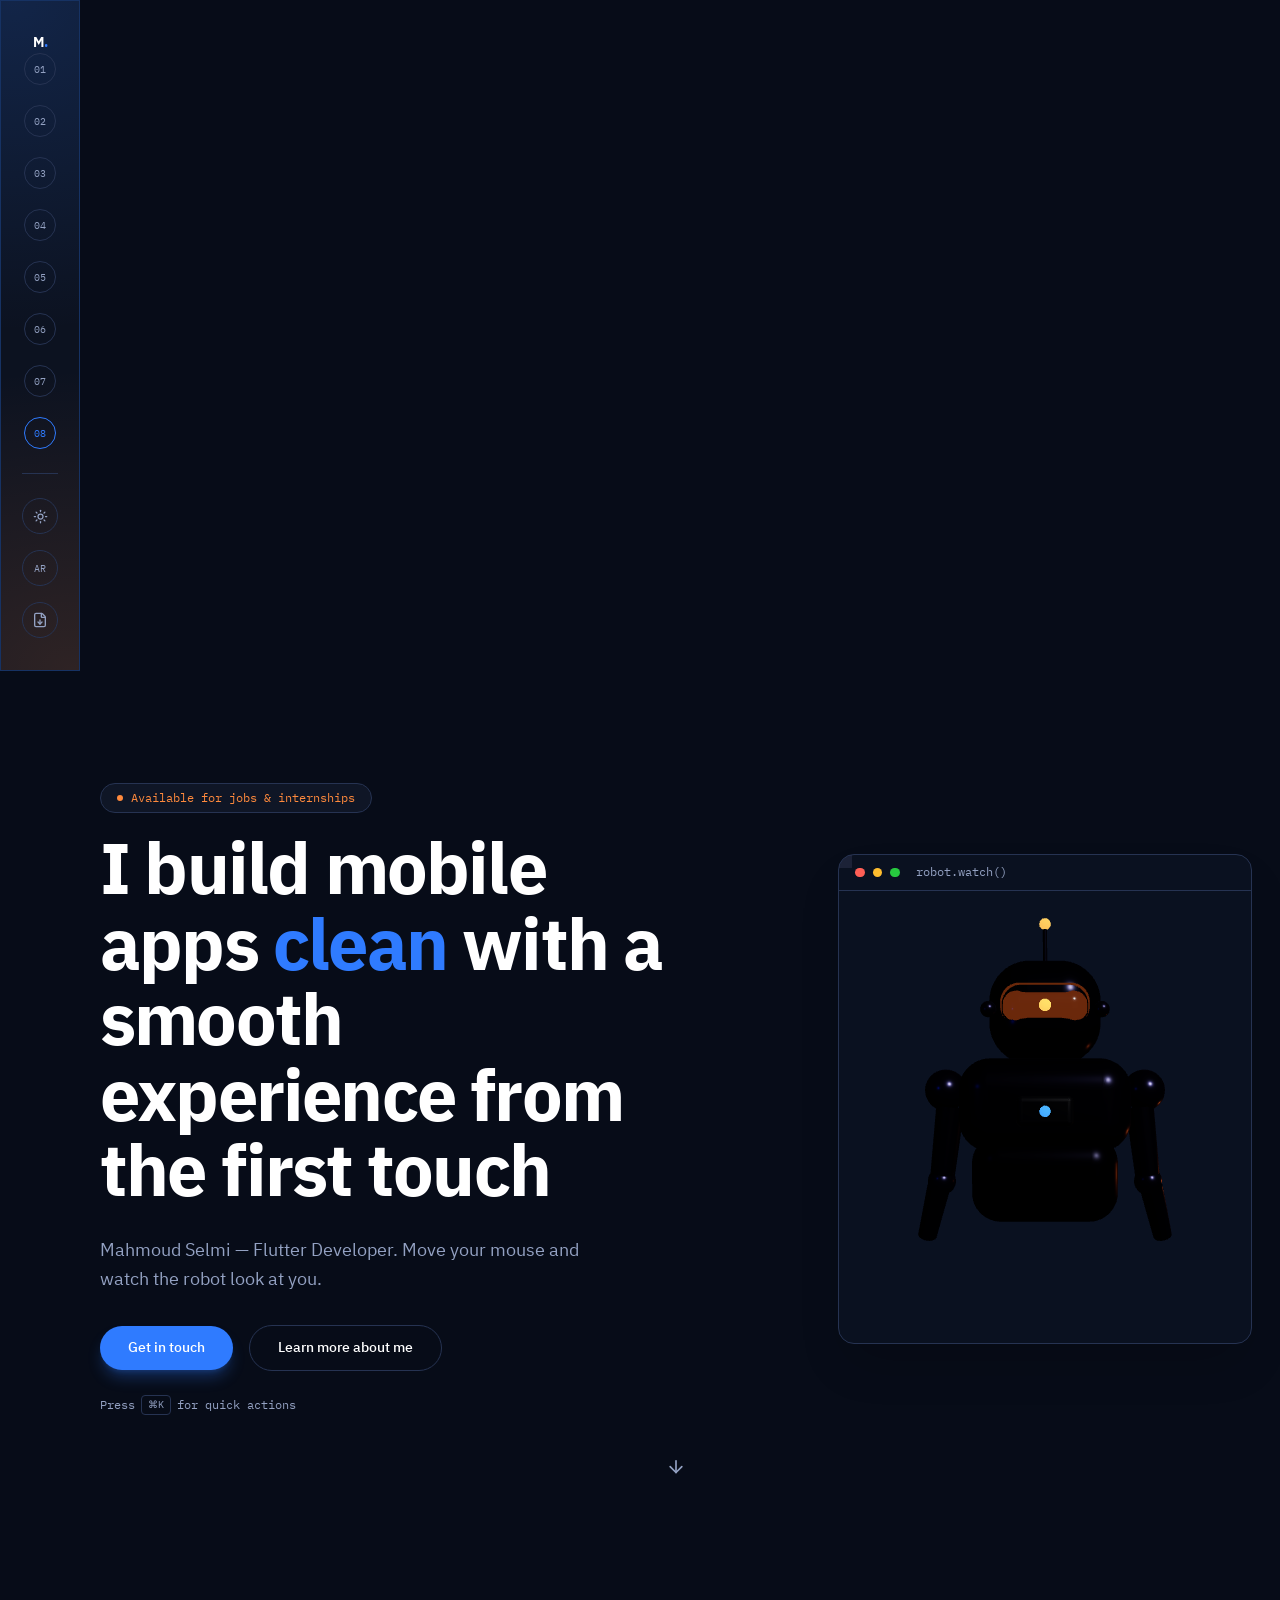
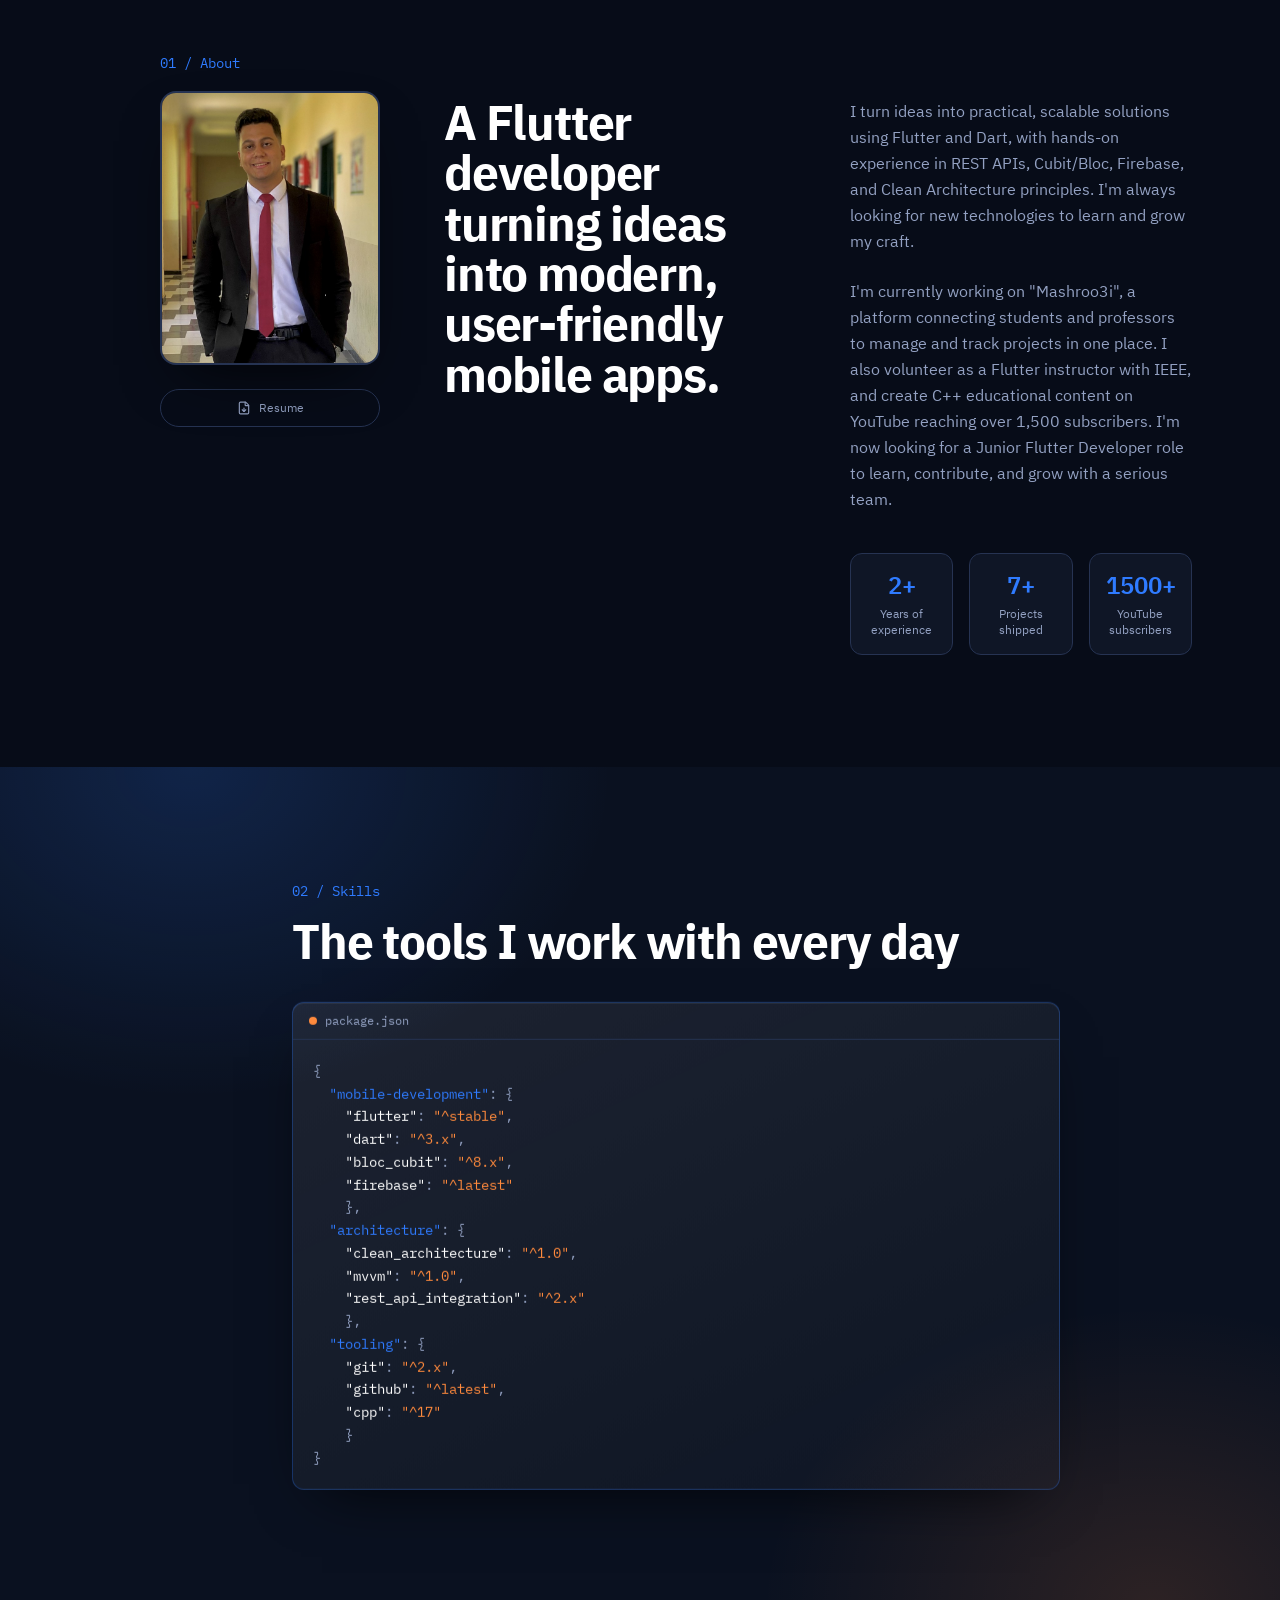
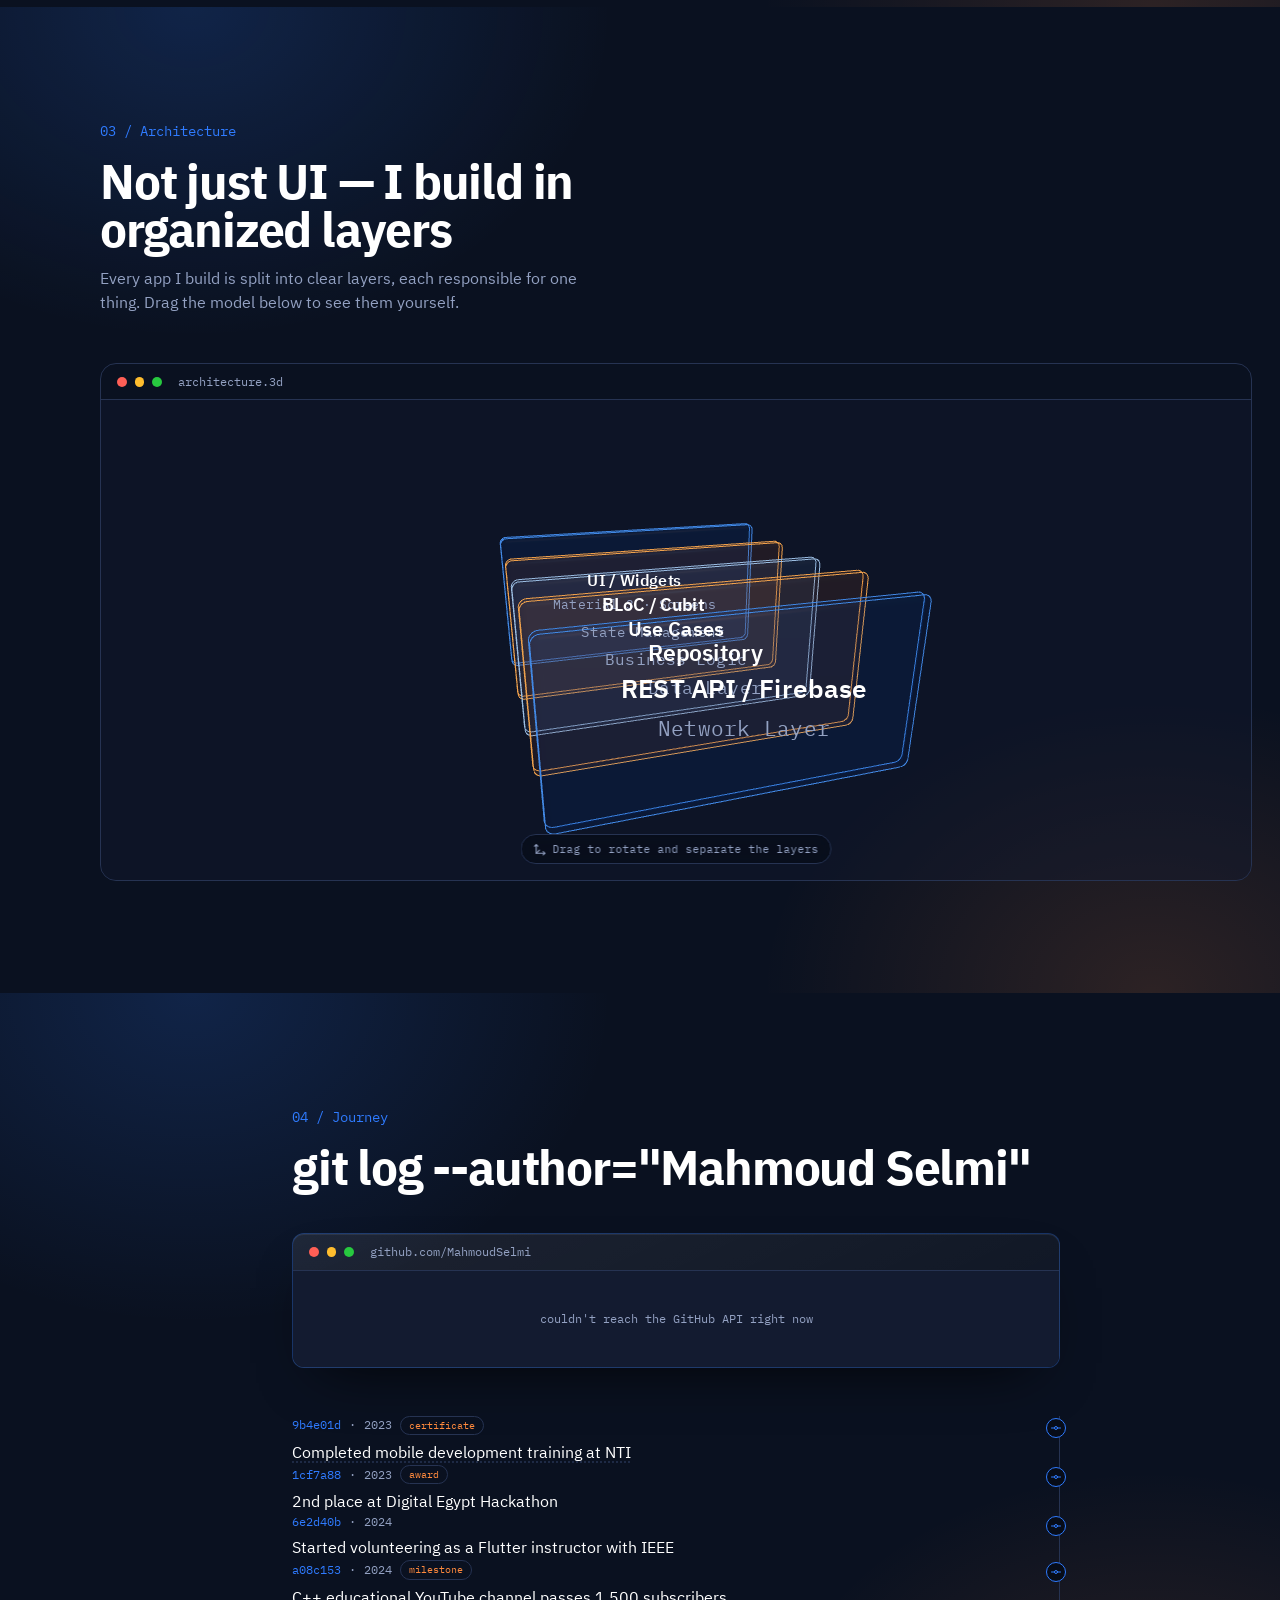
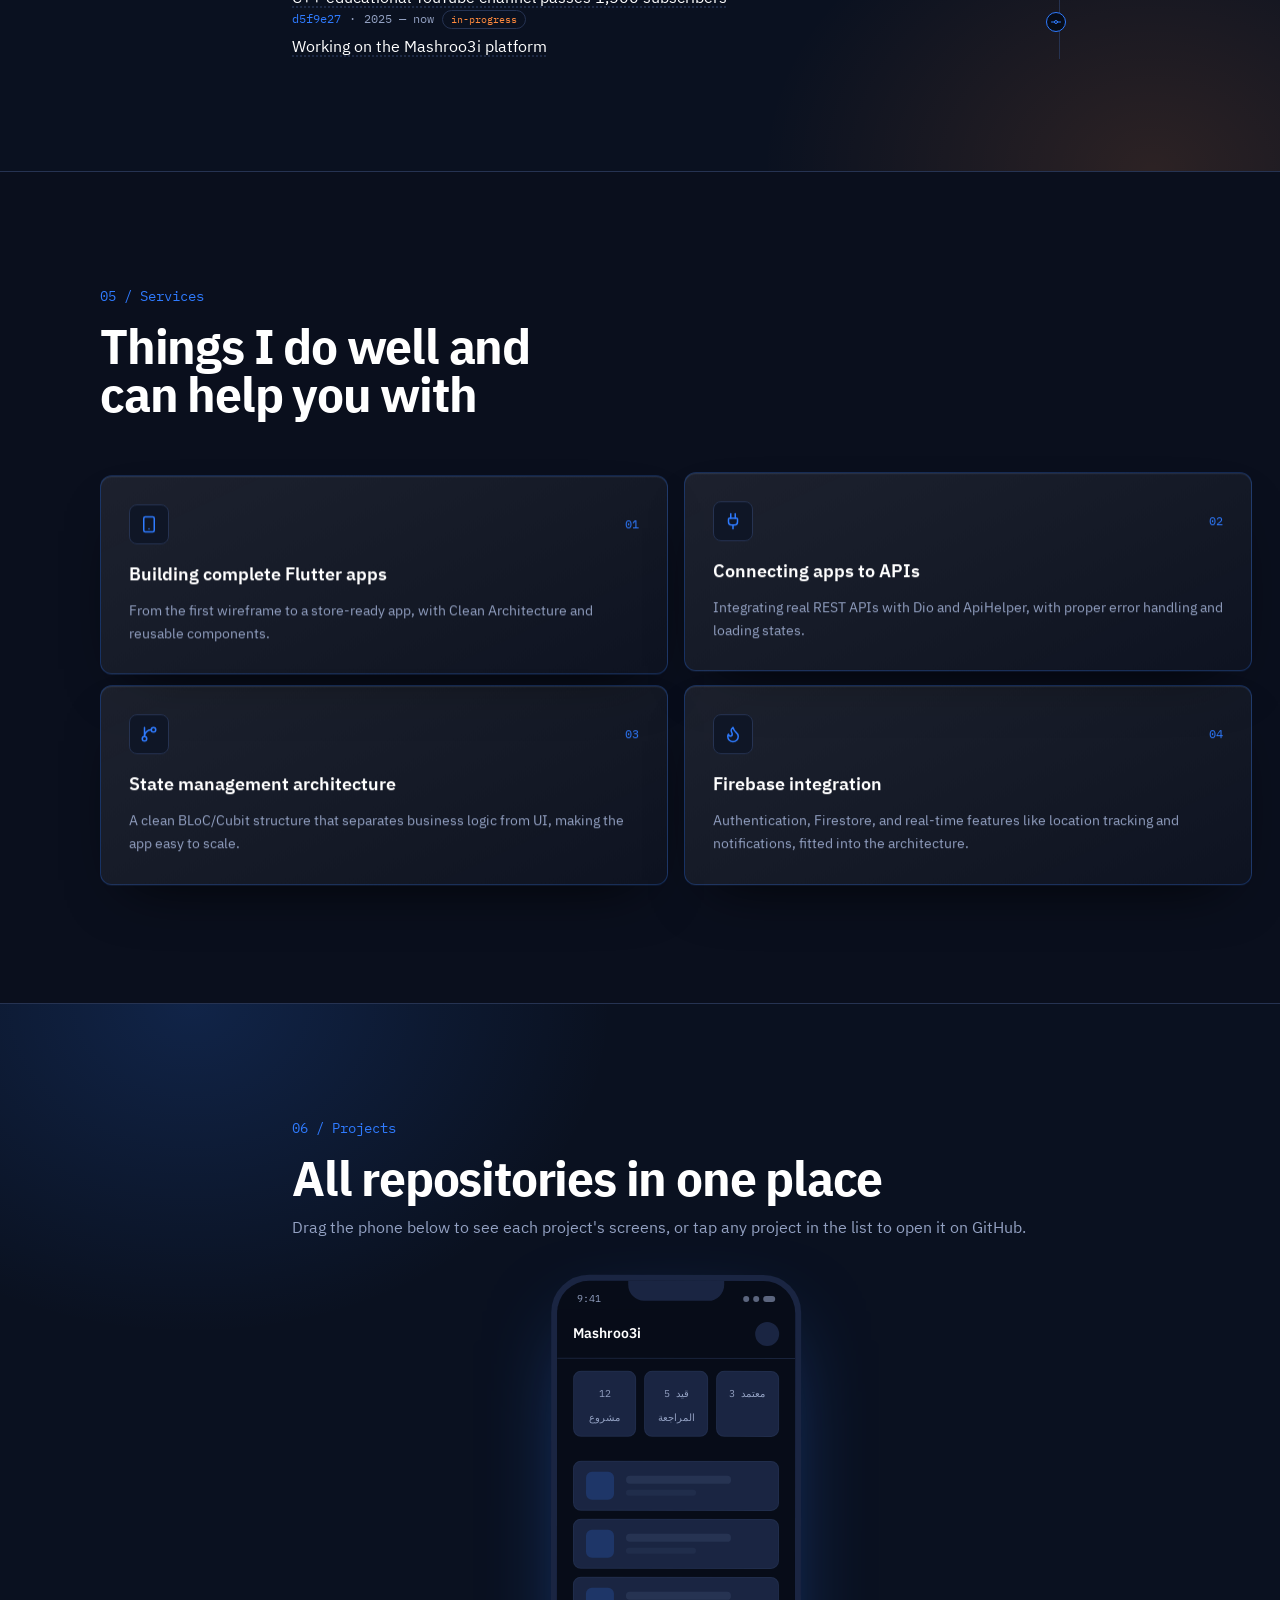
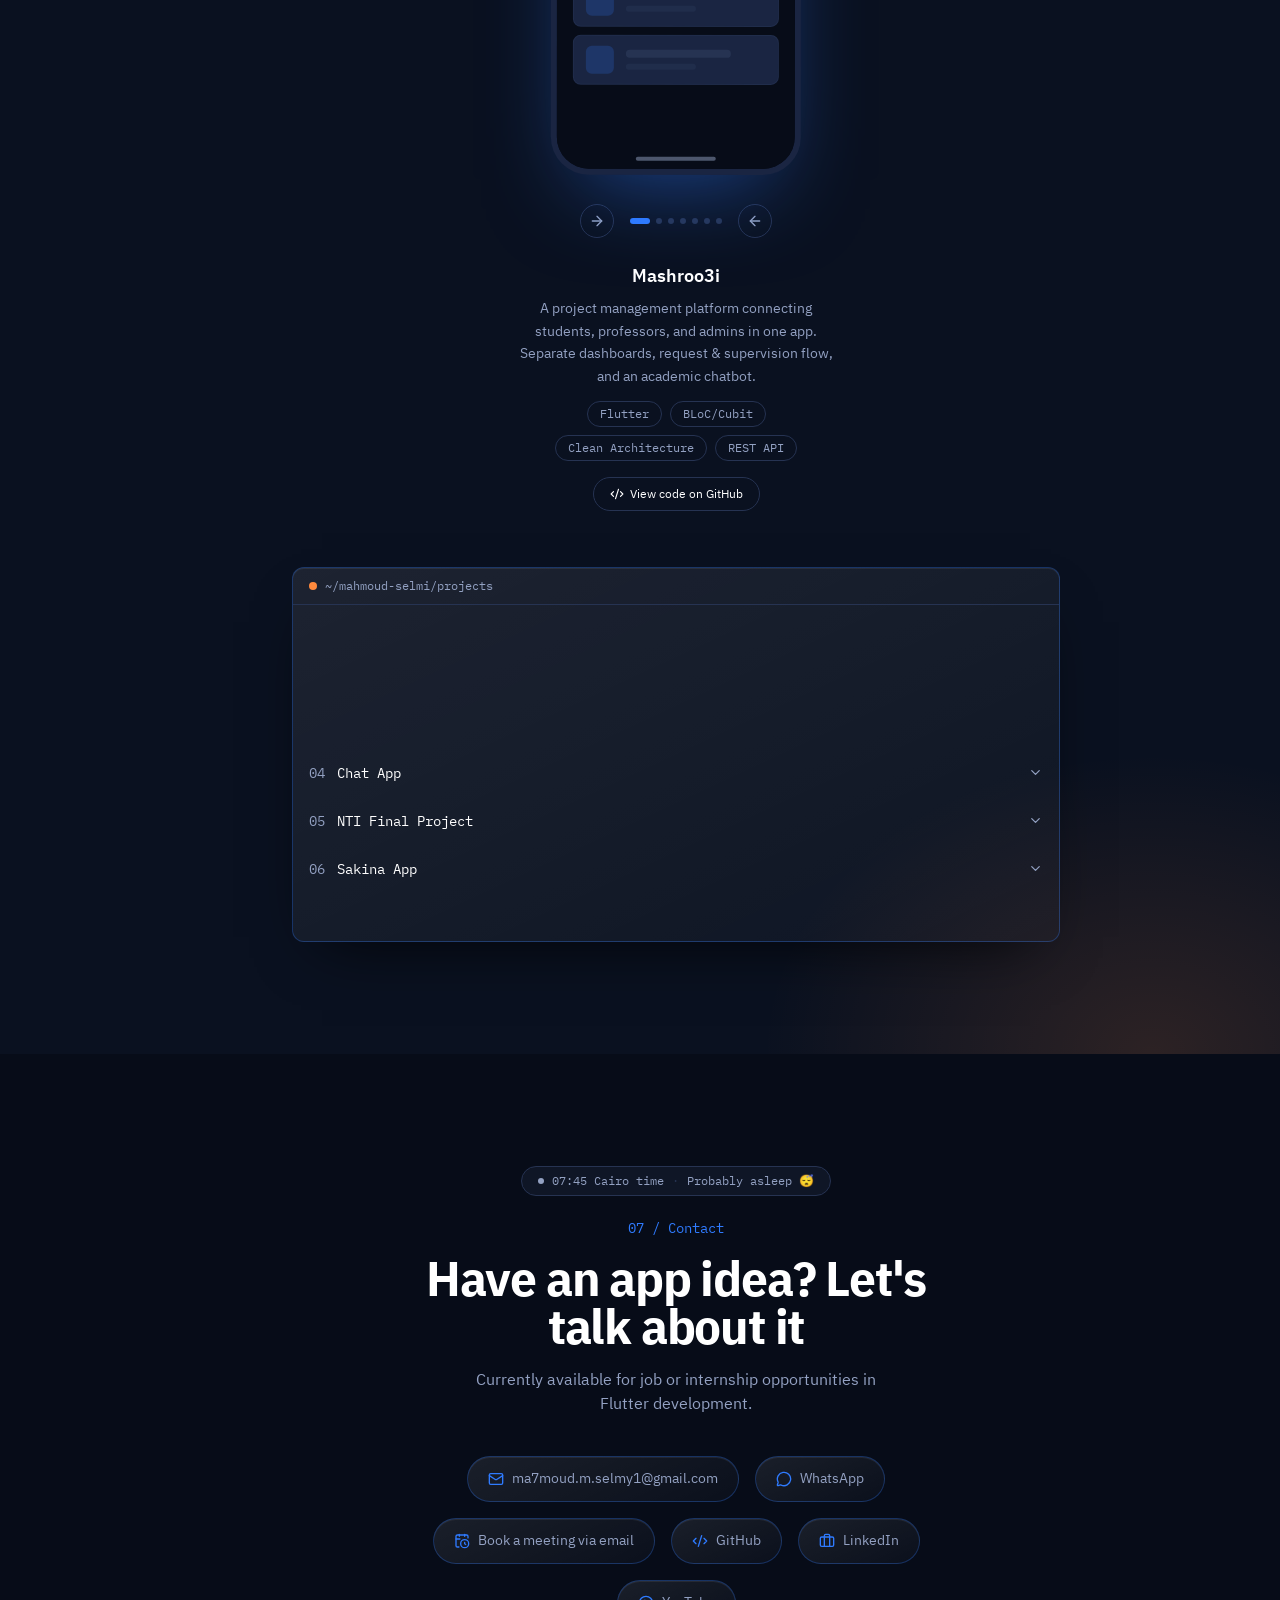
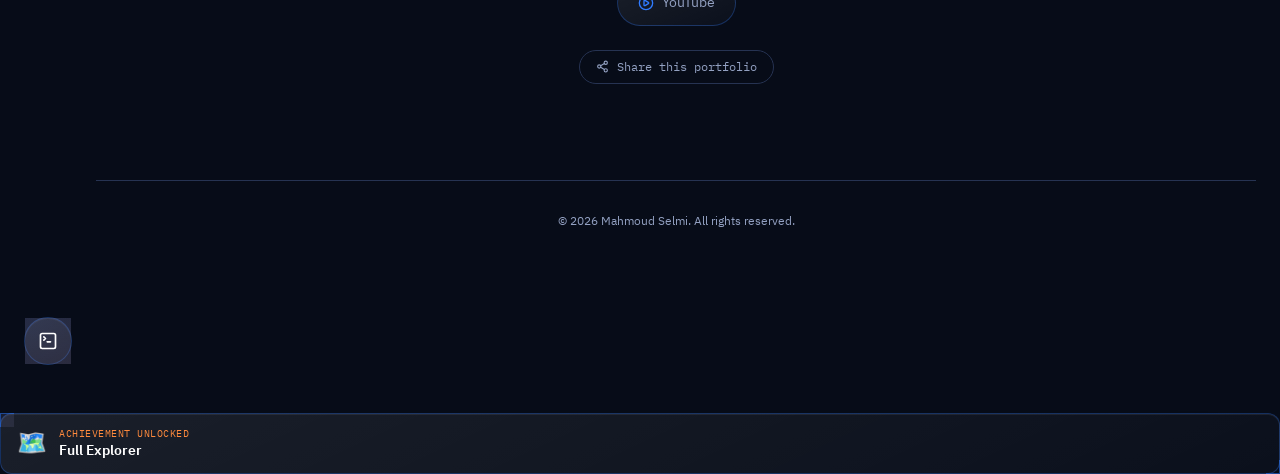
<file: index.html>
<!doctype html>
<html lang="en" dir="ltr">
  <head>
    <meta charset="UTF-8" />
    <link rel="icon" type="image/svg+xml" href="./favicon.svg" />
    <link rel="icon" type="image/png" sizes="32x32" href="./favicon-32.png" />
    <link rel="apple-touch-icon" href="./apple-touch-icon.png" />
    <link rel="manifest" href="./site.webmanifest" />
    <meta name="viewport" content="width=device-width, initial-scale=1.0" />
    <meta name="theme-color" content="#070c18" />
    <meta name="color-scheme" content="dark light" />
    <meta
      name="description"
      content="Mahmoud Selmi — Flutter Developer building production-ready mobile apps with Clean Architecture, BLoC/Cubit, and Firebase."
    />
    <title>Mahmoud Selmi — Flutter Developer</title>

    <meta property="og:type" content="website" />
    <meta property="og:title" content="Mahmoud Selmi — Flutter Developer" />
    <meta
      property="og:description"
      content="Flutter Developer building production-ready mobile apps with Clean Architecture, BLoC/Cubit, and Firebase."
    />
    <meta
      property="og:url"
      content="https://mahmoudselmi.github.io/MahmoudSelmi_Portfolio/"
    />
    <meta
      property="og:image"
      content="https://mahmoudselmi.github.io/MahmoudSelmi_Portfolio/og-image.png"
    />
    <meta property="og:image:width" content="1200" />
    <meta property="og:image:height" content="630" />

    <meta name="twitter:card" content="summary_large_image" />
    <meta name="twitter:title" content="Mahmoud Selmi — Flutter Developer" />
    <meta
      name="twitter:description"
      content="Flutter Developer building production-ready mobile apps with Clean Architecture, BLoC/Cubit, and Firebase."
    />
    <meta
      name="twitter:image"
      content="https://mahmoudselmi.github.io/MahmoudSelmi_Portfolio/og-image.png"
    />

    <link rel="preconnect" href="https://fonts.googleapis.com" />
    <link rel="preconnect" href="https://fonts.gstatic.com" crossorigin />
    <link
      href="https://fonts.googleapis.com/css2?family=IBM+Plex+Sans+Arabic:wght@400;500;600;700&family=IBM+Plex+Mono:wght@400;500;600&display=swap"
      rel="stylesheet"
    />

    <script type="application/ld+json">
      {
        "@context": "https://schema.org",
        "@type": "Person",
        "name": "Mahmoud Selmi",
        "jobTitle": "Flutter Developer",
        "url": "https://mahmoudselmi.github.io/MahmoudSelmi_Portfolio/",
        "image": "https://mahmoudselmi.github.io/MahmoudSelmi_Portfolio/og-image.png",
        "email": "mailto:ma7moud.m.selmy1@gmail.com",
        "sameAs": [
          "https://github.com/MahmoudSelmi",
          "https://www.linkedin.com/in/mahmoud-selmi-862162335",
          "https://m.youtube.com/@Ma7moudSelmi"
        ],
        "knowsAbout": [
          "Flutter",
          "Dart",
          "Clean Architecture",
          "BLoC",
          "Cubit",
          "REST APIs",
          "Firebase"
        ]
      }
    </script>
    <script type="module" crossorigin src="./assets/index-DFoa4mer.js"></script>
    <link rel="stylesheet" crossorigin href="./assets/index-Bdmv-N50.css">
  </head>
  <body>
    <div id="root">
      <div
        style="
          position: fixed;
          inset: 0;
          display: flex;
          align-items: center;
          justify-content: center;
          background: #070c18;
          font-family: 'IBM Plex Mono', monospace;
          color: #93a1c2;
          font-size: 13px;
          letter-spacing: 0.05em;
        "
      >
        M.
      </div>
    </div>
  </body>
</html>
</file>
<file: assets/index-Bdmv-N50.css>
/*! tailwindcss v4.3.3 | MIT License | https://tailwindcss.com */
@layer properties{@supports (((-webkit-hyphens:none)) and (not (margin-trim:inline))) or ((-moz-orient:inline) and (not (color:rgb(from red r g b)))){*,:before,:after,::backdrop{--tw-translate-x:0;--tw-translate-y:0;--tw-translate-z:0;--tw-scale-x:1;--tw-scale-y:1;--tw-scale-z:1;--tw-space-y-reverse:0;--tw-border-style:solid;--tw-leading:initial;--tw-font-weight:initial;--tw-tracking:initial;--tw-shadow:0 0 #0000;--tw-shadow-color:initial;--tw-shadow-alpha:100%;--tw-inset-shadow:0 0 #0000;--tw-inset-shadow-color:initial;--tw-inset-shadow-alpha:100%;--tw-ring-color:initial;--tw-ring-shadow:0 0 #0000;--tw-inset-ring-color:initial;--tw-inset-ring-shadow:0 0 #0000;--tw-ring-inset:initial;--tw-ring-offset-width:0px;--tw-ring-offset-color:#fff;--tw-ring-offset-shadow:0 0 #0000;--tw-backdrop-blur:initial;--tw-backdrop-brightness:initial;--tw-backdrop-contrast:initial;--tw-backdrop-grayscale:initial;--tw-backdrop-hue-rotate:initial;--tw-backdrop-invert:initial;--tw-backdrop-opacity:initial;--tw-backdrop-saturate:initial;--tw-backdrop-sepia:initial;--tw-duration:initial}}}@layer theme{:root,:host{--font-sans:-apple-system, BlinkMacSystemFont, "Segoe UI", Roboto, "Helvetica Neue", "Noto Sans", Arial, sans-serif, "Apple Color Emoji", "Segoe UI Emoji", "Segoe UI Symbol", "Noto Color Emoji";--color-black:#000;--color-white:#fff;--spacing:.25rem;--container-xs:20rem;--container-md:28rem;--container-lg:32rem;--container-xl:36rem;--container-3xl:48rem;--container-6xl:72rem;--text-xs:.75rem;--text-xs--line-height:calc(1 / .75);--text-sm:.875rem;--text-sm--line-height:calc(1.25 / .875);--text-base:1rem;--text-base--line-height:calc(1.5 / 1);--text-lg:1.125rem;--text-lg--line-height:calc(1.75 / 1.125);--text-xl:1.25rem;--text-xl--line-height:calc(1.75 / 1.25);--text-2xl:1.5rem;--text-2xl--line-height:calc(2 / 1.5);--text-3xl:1.875rem;--text-3xl--line-height:calc(2.25 / 1.875);--text-4xl:2.25rem;--text-4xl--line-height:calc(2.5 / 2.25);--text-5xl:3rem;--text-5xl--line-height:1;--text-6xl:3.75rem;--text-6xl--line-height:1;--text-7xl:4.5rem;--text-7xl--line-height:1;--font-weight-medium:500;--font-weight-semibold:600;--font-weight-bold:700;--tracking-tight:-.025em;--tracking-wider:.05em;--leading-relaxed:1.625;--radius-sm:.25rem;--radius-md:.375rem;--radius-lg:.5rem;--radius-xl:.75rem;--radius-2xl:1rem;--animate-pulse:pulse 2s cubic-bezier(.4, 0, .6, 1) infinite;--blur-sm:8px;--default-transition-duration:.15s;--default-transition-timing-function:cubic-bezier(.4, 0, .2, 1);--default-font-family:var(--font-sans);--default-mono-font-family:"IBM Plex Mono", monospace;--color-bg:var(--color-bg);--color-surface:var(--color-surface);--color-surface-raised:var(--color-surface-raised);--color-border:var(--color-border);--color-text:var(--color-text);--color-text-muted:var(--color-text-muted);--color-accent:var(--color-accent);--color-accent-light:var(--color-accent-light);--color-signal:var(--color-signal);--font-body:"IBM Plex Sans Arabic", sans-serif}}@layer base{*,:after,:before,::backdrop{box-sizing:border-box;border:0 solid;margin:0;padding:0}::file-selector-button{box-sizing:border-box;border:0 solid;margin:0;padding:0}html,:host{-webkit-text-size-adjust:100%;tab-size:4;line-height:1.5;font-family:var(--default-font-family,-apple-system, BlinkMacSystemFont, "Segoe UI", Roboto, "Helvetica Neue", "Noto Sans", Arial, sans-serif, "Apple Color Emoji", "Segoe UI Emoji", "Segoe UI Symbol", "Noto Color Emoji");font-feature-settings:var(--default-font-feature-settings,normal);font-variation-settings:var(--default-font-variation-settings,normal);-webkit-tap-highlight-color:transparent}hr{height:0;color:inherit;border-top-width:1px}abbr:where([title]){-webkit-text-decoration:underline dotted;text-decoration:underline dotted}h1,h2,h3,h4,h5,h6{font-size:inherit;font-weight:inherit}a{color:inherit;-webkit-text-decoration:inherit;-webkit-text-decoration:inherit;-webkit-text-decoration:inherit;-webkit-text-decoration:inherit;text-decoration:inherit}b,strong{font-weight:bolder}code,kbd,samp,pre{font-family:var(--default-mono-font-family,ui-monospace, SFMono-Regular, Menlo, Monaco, Consolas, "Liberation Mono", "Courier New", monospace);font-feature-settings:var(--default-mono-font-feature-settings,normal);font-variation-settings:var(--default-mono-font-variation-settings,normal);font-size:1em}small{font-size:80%}sub,sup{vertical-align:baseline;font-size:75%;line-height:0;position:relative}sub{bottom:-.25em}sup{top:-.5em}table{text-indent:0;border-color:inherit;border-collapse:collapse}:-moz-focusring:where(:not(iframe)){outline:auto}progress{vertical-align:baseline}summary{display:list-item}ol,ul,menu{list-style:none}img,svg,video,canvas,audio,iframe,embed,object{vertical-align:middle;display:block}img,video{max-width:100%;height:auto}button,input,select,optgroup,textarea{font:inherit;font-feature-settings:inherit;font-variation-settings:inherit;letter-spacing:inherit;color:inherit;opacity:1;background-color:#0000;border-radius:0}::file-selector-button{font:inherit;font-feature-settings:inherit;font-variation-settings:inherit;letter-spacing:inherit;color:inherit;opacity:1;background-color:#0000;border-radius:0}:where(select:is([multiple],[size])) optgroup{font-weight:bolder}:where(select:is([multiple],[size])) optgroup option{padding-inline-start:20px}::file-selector-button{margin-inline-end:4px}::placeholder{opacity:1}@supports (not ((-webkit-appearance:-apple-pay-button))) or (contain-intrinsic-size:1px){::placeholder{color:currentColor}@supports (color:color-mix(in lab, red, red)){::placeholder{color:color-mix(in oklab, currentcolor 50%, transparent)}}}textarea{resize:vertical}::-webkit-search-decoration{-webkit-appearance:none}::-webkit-date-and-time-value{min-height:1lh;text-align:inherit}::-webkit-datetime-edit{display:inline-flex}::-webkit-datetime-edit-fields-wrapper{padding:0}::-webkit-datetime-edit{padding-block:0}::-webkit-datetime-edit-year-field{padding-block:0}::-webkit-datetime-edit-month-field{padding-block:0}::-webkit-datetime-edit-day-field{padding-block:0}::-webkit-datetime-edit-hour-field{padding-block:0}::-webkit-datetime-edit-minute-field{padding-block:0}::-webkit-datetime-edit-second-field{padding-block:0}::-webkit-datetime-edit-millisecond-field{padding-block:0}::-webkit-datetime-edit-meridiem-field{padding-block:0}::-webkit-calendar-picker-indicator{line-height:1}:-moz-ui-invalid{box-shadow:none}button,input:where([type=button],[type=reset],[type=submit]){appearance:button}::file-selector-button{appearance:button}::-webkit-inner-spin-button{height:auto}::-webkit-outer-spin-button{height:auto}[hidden]:where(:not([hidden=until-found])){display:none!important}}@layer components;@layer utilities{.pointer-events-none{pointer-events:none}.visible{visibility:visible}.absolute{position:absolute}.fixed{position:fixed}.relative{position:relative}.static{position:static}.inset-0{inset:0}.inset-x-0{inset-inline:0}.inset-y-0{inset-block:0}.start-0{inset-inline-start:calc(var(--spacing) * 0)}.end-12{inset-inline-end:calc(var(--spacing) * 12)}.top-0{top:0}.top-0\.5{top:calc(var(--spacing) * .5)}.top-1\/2{top:50%}.top-6{top:calc(var(--spacing) * 6)}.right-0{right:0}.right-\[-31px\]{right:-31px}.bottom-2{bottom:calc(var(--spacing) * 2)}.bottom-4{bottom:calc(var(--spacing) * 4)}.bottom-6{bottom:calc(var(--spacing) * 6)}.bottom-24{bottom:calc(var(--spacing) * 24)}.left-1\/2{left:50%}.left-6{left:calc(var(--spacing) * 6)}.z-10{z-index:10}.z-40{z-index:40}.z-50{z-index:50}.z-\[60\]{z-index:60}.z-\[100\]{z-index:100}.z-\[150\]{z-index:150}.z-\[200\]{z-index:200}.col-span-3{grid-column:span 3/span 3}.mx-auto{margin-inline:auto}.mt-0\.5{margin-top:calc(var(--spacing) * .5)}.mt-1{margin-top:var(--spacing)}.mt-1\.5{margin-top:calc(var(--spacing) * 1.5)}.mt-2{margin-top:calc(var(--spacing) * 2)}.mt-3{margin-top:calc(var(--spacing) * 3)}.mt-4{margin-top:calc(var(--spacing) * 4)}.mt-6{margin-top:calc(var(--spacing) * 6)}.mt-8{margin-top:calc(var(--spacing) * 8)}.mt-10{margin-top:calc(var(--spacing) * 10)}.mt-12{margin-top:calc(var(--spacing) * 12)}.mt-14{margin-top:calc(var(--spacing) * 14)}.mt-24{margin-top:calc(var(--spacing) * 24)}.mb-1{margin-bottom:var(--spacing)}.mb-2\.5{margin-bottom:calc(var(--spacing) * 2.5)}.mb-3{margin-bottom:calc(var(--spacing) * 3)}.mb-4{margin-bottom:calc(var(--spacing) * 4)}.mb-5{margin-bottom:calc(var(--spacing) * 5)}.mb-10{margin-bottom:calc(var(--spacing) * 10)}.ml-2{margin-left:calc(var(--spacing) * 2)}.block{display:block}.flex{display:flex}.grid{display:grid}.hidden{display:none}.inline-block{display:inline-block}.inline-flex{display:inline-flex}.aspect-\[4\/5\]{aspect-ratio:4/5}.aspect-square{aspect-ratio:1}.h-1{height:var(--spacing)}.h-1\.5{height:calc(var(--spacing) * 1.5)}.h-2{height:calc(var(--spacing) * 2)}.h-2\.5{height:calc(var(--spacing) * 2.5)}.h-5{height:calc(var(--spacing) * 5)}.h-6{height:calc(var(--spacing) * 6)}.h-7{height:calc(var(--spacing) * 7)}.h-8{height:calc(var(--spacing) * 8)}.h-9{height:calc(var(--spacing) * 9)}.h-10{height:calc(var(--spacing) * 10)}.h-12{height:calc(var(--spacing) * 12)}.h-14{height:calc(var(--spacing) * 14)}.h-\[2px\]{height:2px}.h-\[320px\]{height:320px}.h-\[380px\]{height:380px}.h-\[420px\]{height:420px}.h-\[440px\]{height:440px}.h-\[calc\(100\%-28px\)\]{height:calc(100% - 28px)}.h-full{height:100%}.max-h-80{max-height:calc(var(--spacing) * 80)}.min-h-screen{min-height:100vh}.w-0\.5{width:calc(var(--spacing) * .5)}.w-1{width:var(--spacing)}.w-1\.5{width:calc(var(--spacing) * 1.5)}.w-1\/2{width:50%}.w-1\/3{width:33.3333%}.w-2{width:calc(var(--spacing) * 2)}.w-2\.5{width:calc(var(--spacing) * 2.5)}.w-2\/3{width:66.6667%}.w-3{width:calc(var(--spacing) * 3)}.w-3\/4{width:75%}.w-5{width:calc(var(--spacing) * 5)}.w-6{width:calc(var(--spacing) * 6)}.w-7{width:calc(var(--spacing) * 7)}.w-8{width:calc(var(--spacing) * 8)}.w-9{width:calc(var(--spacing) * 9)}.w-10{width:calc(var(--spacing) * 10)}.w-12{width:calc(var(--spacing) * 12)}.w-20{width:calc(var(--spacing) * 20)}.w-24{width:calc(var(--spacing) * 24)}.w-48{width:calc(var(--spacing) * 48)}.w-52{width:calc(var(--spacing) * 52)}.w-\[220px\]{width:220px}.w-\[280px\]{width:280px}.w-\[min\(92vw\,380px\)\]{width:min(92vw,380px)}.w-full{width:100%}.max-w-3xl{max-width:var(--container-3xl)}.max-w-6xl{max-width:var(--container-6xl)}.max-w-\[260px\]{max-width:260px}.max-w-lg{max-width:var(--container-lg)}.max-w-md{max-width:var(--container-md)}.max-w-xl{max-width:var(--container-xl)}.max-w-xs{max-width:var(--container-xs)}.min-w-0{min-width:0}.flex-1{flex:1}.shrink-0{flex-shrink:0}.grow{flex-grow:1}.origin-top{transform-origin:top}.-translate-x-1\/2{--tw-translate-x:calc(calc(1 / 2 * 100%) * -1);translate:var(--tw-translate-x) var(--tw-translate-y)}.-translate-y-1\/2{--tw-translate-y:calc(calc(1 / 2 * 100%) * -1);translate:var(--tw-translate-x) var(--tw-translate-y)}.scale-y-0{--tw-scale-y:0%;scale:var(--tw-scale-x) var(--tw-scale-y)}.rotate-180{rotate:180deg}.animate-pulse{animation:var(--animate-pulse)}.\[cursor\:grab\],.cursor-grab{cursor:grab}.cursor-pointer{cursor:pointer}.touch-none{touch-action:none}.grid-cols-1{grid-template-columns:repeat(1,minmax(0,1fr))}.grid-cols-2{grid-template-columns:repeat(2,minmax(0,1fr))}.grid-cols-3{grid-template-columns:repeat(3,minmax(0,1fr))}.flex-col{flex-direction:column}.flex-col-reverse{flex-direction:column-reverse}.flex-wrap{flex-wrap:wrap}.items-center{align-items:center}.items-end{align-items:flex-end}.items-start{align-items:flex-start}.justify-between{justify-content:space-between}.justify-center{justify-content:center}.justify-end{justify-content:flex-end}.justify-start{justify-content:flex-start}.gap-1{gap:var(--spacing)}.gap-1\.5{gap:calc(var(--spacing) * 1.5)}.gap-2{gap:calc(var(--spacing) * 2)}.gap-3{gap:calc(var(--spacing) * 3)}.gap-4{gap:calc(var(--spacing) * 4)}.gap-5{gap:calc(var(--spacing) * 5)}.gap-6{gap:calc(var(--spacing) * 6)}.gap-8{gap:calc(var(--spacing) * 8)}.gap-10{gap:calc(var(--spacing) * 10)}.gap-12{gap:calc(var(--spacing) * 12)}.gap-px{gap:1px}:where(.space-y-1\.5>:not(:last-child)){--tw-space-y-reverse:0;margin-block-start:calc(calc(var(--spacing) * 1.5) * var(--tw-space-y-reverse));margin-block-end:calc(calc(var(--spacing) * 1.5) * calc(1 - var(--tw-space-y-reverse)))}:where(.space-y-2>:not(:last-child)){--tw-space-y-reverse:0;margin-block-start:calc(calc(var(--spacing) * 2) * var(--tw-space-y-reverse));margin-block-end:calc(calc(var(--spacing) * 2) * calc(1 - var(--tw-space-y-reverse)))}:where(.space-y-3>:not(:last-child)){--tw-space-y-reverse:0;margin-block-start:calc(calc(var(--spacing) * 3) * var(--tw-space-y-reverse));margin-block-end:calc(calc(var(--spacing) * 3) * calc(1 - var(--tw-space-y-reverse)))}.self-center{align-self:center}.truncate{text-overflow:ellipsis;white-space:nowrap;overflow:hidden}.overflow-hidden{overflow:hidden}.overflow-y-auto{overflow-y:auto}.rounded{border-radius:.25rem}.rounded-2xl{border-radius:var(--radius-2xl)}.rounded-\[32px\]{border-radius:32px}.rounded-\[38px\]{border-radius:38px}.rounded-full{border-radius:2147483647px}.rounded-lg{border-radius:var(--radius-lg)}.rounded-md{border-radius:var(--radius-md)}.rounded-sm{border-radius:var(--radius-sm)}.rounded-xl{border-radius:var(--radius-xl)}.rounded-b-2xl{border-bottom-right-radius:var(--radius-2xl);border-bottom-left-radius:var(--radius-2xl)}.border{border-style:var(--tw-border-style);border-width:1px}.border-2{border-style:var(--tw-border-style);border-width:2px}.border-\[6px\]{border-style:var(--tw-border-style);border-width:6px}.border-y{border-block-style:var(--tw-border-style);border-block-width:1px}.border-e{border-inline-end-style:var(--tw-border-style);border-inline-end-width:1px}.border-t{border-top-style:var(--tw-border-style);border-top-width:1px}.border-r{border-right-style:var(--tw-border-style);border-right-width:1px}.border-b{border-bottom-style:var(--tw-border-style);border-bottom-width:1px}.border-accent{border-color:var(--color-accent)}.border-border,.border-border\/60{border-color:var(--color-border)}@supports (color:color-mix(in lab, red, red)){.border-border\/60{border-color:color-mix(in oklab, var(--color-border) 60%, transparent)}}.border-surface-raised{border-color:var(--color-surface-raised)}.bg-\[\#27c93f\]{background-color:#27c93f}.bg-\[\#f2c55a\]{background-color:#f2c55a}.bg-\[\#f2555a\]{background-color:#f2555a}.bg-\[\#ff5f56\]{background-color:#ff5f56}.bg-\[\#ffbd2e\]{background-color:#ffbd2e}.bg-accent,.bg-accent\/15{background-color:var(--color-accent)}@supports (color:color-mix(in lab, red, red)){.bg-accent\/15{background-color:color-mix(in oklab, var(--color-accent) 15%, transparent)}}.bg-accent\/20{background-color:var(--color-accent)}@supports (color:color-mix(in lab, red, red)){.bg-accent\/20{background-color:color-mix(in oklab, var(--color-accent) 20%, transparent)}}.bg-accent\/25{background-color:var(--color-accent)}@supports (color:color-mix(in lab, red, red)){.bg-accent\/25{background-color:color-mix(in oklab, var(--color-accent) 25%, transparent)}}.bg-bg,.bg-bg\/70{background-color:var(--color-bg)}@supports (color:color-mix(in lab, red, red)){.bg-bg\/70{background-color:color-mix(in oklab, var(--color-bg) 70%, transparent)}}.bg-bg\/95{background-color:var(--color-bg)}@supports (color:color-mix(in lab, red, red)){.bg-bg\/95{background-color:color-mix(in oklab, var(--color-bg) 95%, transparent)}}.bg-black\/60{background-color:#0009}@supports (color:color-mix(in lab, red, red)){.bg-black\/60{background-color:color-mix(in oklab, var(--color-black) 60%, transparent)}}.bg-black\/70{background-color:#000000b3}@supports (color:color-mix(in lab, red, red)){.bg-black\/70{background-color:color-mix(in oklab, var(--color-black) 70%, transparent)}}.bg-border,.bg-border\/60{background-color:var(--color-border)}@supports (color:color-mix(in lab, red, red)){.bg-border\/60{background-color:color-mix(in oklab, var(--color-border) 60%, transparent)}}.bg-signal{background-color:var(--color-signal)}.bg-surface{background-color:var(--color-surface)}.bg-surface-raised{background-color:var(--color-surface-raised)}.bg-surface\/40{background-color:var(--color-surface)}@supports (color:color-mix(in lab, red, red)){.bg-surface\/40{background-color:color-mix(in oklab, var(--color-surface) 40%, transparent)}}.bg-text-muted,.bg-text-muted\/50{background-color:var(--color-text-muted)}@supports (color:color-mix(in lab, red, red)){.bg-text-muted\/50{background-color:color-mix(in oklab, var(--color-text-muted) 50%, transparent)}}.bg-text-muted\/60{background-color:var(--color-text-muted)}@supports (color:color-mix(in lab, red, red)){.bg-text-muted\/60{background-color:color-mix(in oklab, var(--color-text-muted) 60%, transparent)}}.bg-transparent{background-color:#0000}.object-cover{object-fit:cover}.object-top{object-position:top}.p-2{padding:calc(var(--spacing) * 2)}.p-2\.5{padding:calc(var(--spacing) * 2.5)}.p-4{padding:calc(var(--spacing) * 4)}.p-7{padding:calc(var(--spacing) * 7)}.px-1\.5{padding-inline:calc(var(--spacing) * 1.5)}.px-2{padding-inline:calc(var(--spacing) * 2)}.px-2\.5{padding-inline:calc(var(--spacing) * 2.5)}.px-3{padding-inline:calc(var(--spacing) * 3)}.px-4{padding-inline:calc(var(--spacing) * 4)}.px-5{padding-inline:calc(var(--spacing) * 5)}.px-6{padding-inline:calc(var(--spacing) * 6)}.px-7{padding-inline:calc(var(--spacing) * 7)}.py-0\.5{padding-block:calc(var(--spacing) * .5)}.py-1{padding-block:var(--spacing)}.py-1\.5{padding-block:calc(var(--spacing) * 1.5)}.py-2{padding-block:calc(var(--spacing) * 2)}.py-2\.5{padding-block:calc(var(--spacing) * 2.5)}.py-3{padding-block:calc(var(--spacing) * 3)}.py-3\.5{padding-block:calc(var(--spacing) * 3.5)}.py-4{padding-block:calc(var(--spacing) * 4)}.py-5{padding-block:calc(var(--spacing) * 5)}.py-6{padding-block:calc(var(--spacing) * 6)}.py-8{padding-block:calc(var(--spacing) * 8)}.py-10{padding-block:calc(var(--spacing) * 10)}.py-28{padding-block:calc(var(--spacing) * 28)}.pt-1{padding-top:var(--spacing)}.pt-2\.5{padding-top:calc(var(--spacing) * 2.5)}.pt-6{padding-top:calc(var(--spacing) * 6)}.pt-8{padding-top:calc(var(--spacing) * 8)}.pt-24{padding-top:calc(var(--spacing) * 24)}.pr-6{padding-right:calc(var(--spacing) * 6)}.pb-1{padding-bottom:var(--spacing)}.pb-5{padding-bottom:calc(var(--spacing) * 5)}.pb-10{padding-bottom:calc(var(--spacing) * 10)}.pb-16{padding-bottom:calc(var(--spacing) * 16)}.pl-4{padding-left:calc(var(--spacing) * 4)}.text-center{text-align:center}.text-left{text-align:left}.font-display{font-family:IBM Plex Sans Arabic,sans-serif}.font-mono{font-family:IBM Plex Mono,monospace}.text-2xl{font-size:var(--text-2xl);line-height:var(--tw-leading,var(--text-2xl--line-height))}.text-3xl{font-size:var(--text-3xl);line-height:var(--tw-leading,var(--text-3xl--line-height))}.text-4xl{font-size:var(--text-4xl);line-height:var(--tw-leading,var(--text-4xl--line-height))}.text-5xl{font-size:var(--text-5xl);line-height:var(--tw-leading,var(--text-5xl--line-height))}.text-6xl{font-size:var(--text-6xl);line-height:var(--tw-leading,var(--text-6xl--line-height))}.text-base{font-size:var(--text-base);line-height:var(--tw-leading,var(--text-base--line-height))}.text-lg{font-size:var(--text-lg);line-height:var(--tw-leading,var(--text-lg--line-height))}.text-sm{font-size:var(--text-sm);line-height:var(--tw-leading,var(--text-sm--line-height))}.text-xl{font-size:var(--text-xl);line-height:var(--tw-leading,var(--text-xl--line-height))}.text-xs{font-size:var(--text-xs);line-height:var(--tw-leading,var(--text-xs--line-height))}.text-\[9px\]{font-size:9px}.text-\[10px\]{font-size:10px}.text-\[11px\]{font-size:11px}.leading-\[1\.05\]{--tw-leading:1.05;line-height:1.05}.leading-relaxed{--tw-leading:var(--leading-relaxed);line-height:var(--leading-relaxed)}.font-bold{--tw-font-weight:var(--font-weight-bold);font-weight:var(--font-weight-bold)}.font-medium{--tw-font-weight:var(--font-weight-medium);font-weight:var(--font-weight-medium)}.font-semibold{--tw-font-weight:var(--font-weight-semibold);font-weight:var(--font-weight-semibold)}.tracking-tight{--tw-tracking:var(--tracking-tight);letter-spacing:var(--tracking-tight)}.tracking-wider{--tw-tracking:var(--tracking-wider);letter-spacing:var(--tracking-wider)}.whitespace-nowrap{white-space:nowrap}.text-accent{color:var(--color-accent)}.text-border{color:var(--color-border)}.text-signal{color:var(--color-signal)}.text-text{color:var(--color-text)}.text-text-muted{color:var(--color-text-muted)}.text-white{color:var(--color-white)}.uppercase{text-transform:uppercase}.underline{text-decoration-line:underline}.decoration-border{-webkit-text-decoration-color:var(--color-border);-webkit-text-decoration-color:var(--color-border);-webkit-text-decoration-color:var(--color-border);text-decoration-color:var(--color-border)}.decoration-dotted{text-decoration-style:dotted}.underline-offset-4{text-underline-offset:4px}.opacity-0{opacity:0}.shadow-2xl{--tw-shadow:0 25px 50px -12px var(--tw-shadow-color,#00000040);box-shadow:var(--tw-inset-shadow), var(--tw-inset-ring-shadow), var(--tw-ring-offset-shadow), var(--tw-ring-shadow), var(--tw-shadow)}.shadow-\[0_25px_60px_-25px_rgba\(0\,0\,0\,0\.85\)\]{--tw-shadow:0 25px 60px -25px var(--tw-shadow-color,#000000d9);box-shadow:var(--tw-inset-shadow), var(--tw-inset-ring-shadow), var(--tw-ring-offset-shadow), var(--tw-ring-shadow), var(--tw-shadow)}.shadow-\[0_35px_90px_-30px_rgba\(47\,123\,255\,0\.5\)\]{--tw-shadow:0 35px 90px -30px var(--tw-shadow-color,#2f7bff80);box-shadow:var(--tw-inset-shadow), var(--tw-inset-ring-shadow), var(--tw-ring-offset-shadow), var(--tw-ring-shadow), var(--tw-shadow)}.shadow-lg{--tw-shadow:0 10px 15px -3px var(--tw-shadow-color,#0000001a), 0 4px 6px -4px var(--tw-shadow-color,#0000001a);box-shadow:var(--tw-inset-shadow), var(--tw-inset-ring-shadow), var(--tw-ring-offset-shadow), var(--tw-ring-shadow), var(--tw-shadow)}.shadow-accent\/30{--tw-shadow-color:var(--color-accent)}@supports (color:color-mix(in lab, red, red)){.shadow-accent\/30{--tw-shadow-color:color-mix(in oklab, color-mix(in oklab, var(--color-accent) 30%, transparent) var(--tw-shadow-alpha), transparent)}}.shadow-black\/20{--tw-shadow-color:#0003}@supports (color:color-mix(in lab, red, red)){.shadow-black\/20{--tw-shadow-color:color-mix(in oklab, color-mix(in oklab, var(--color-black) 20%, transparent) var(--tw-shadow-alpha), transparent)}}.backdrop-blur-sm{--tw-backdrop-blur:blur(var(--blur-sm));-webkit-backdrop-filter:var(--tw-backdrop-blur,) var(--tw-backdrop-brightness,) var(--tw-backdrop-contrast,) var(--tw-backdrop-grayscale,) var(--tw-backdrop-hue-rotate,) var(--tw-backdrop-invert,) var(--tw-backdrop-opacity,) var(--tw-backdrop-saturate,) var(--tw-backdrop-sepia,);backdrop-filter:var(--tw-backdrop-blur,) var(--tw-backdrop-brightness,) var(--tw-backdrop-contrast,) var(--tw-backdrop-grayscale,) var(--tw-backdrop-hue-rotate,) var(--tw-backdrop-invert,) var(--tw-backdrop-opacity,) var(--tw-backdrop-saturate,) var(--tw-backdrop-sepia,)}.transition{transition-property:color,background-color,border-color,outline-color,text-decoration-color,fill,stroke,--tw-gradient-from,--tw-gradient-via,--tw-gradient-to,opacity,box-shadow,transform,translate,scale,rotate,filter,-webkit-backdrop-filter,backdrop-filter,display,content-visibility,overlay,pointer-events;transition-timing-function:var(--tw-ease,var(--default-transition-timing-function));transition-duration:var(--tw-duration,var(--default-transition-duration))}.transition-all{transition-property:all;transition-timing-function:var(--tw-ease,var(--default-transition-timing-function));transition-duration:var(--tw-duration,var(--default-transition-duration))}.transition-colors{transition-property:color,background-color,border-color,outline-color,text-decoration-color,fill,stroke,--tw-gradient-from,--tw-gradient-via,--tw-gradient-to;transition-timing-function:var(--tw-ease,var(--default-transition-timing-function));transition-duration:var(--tw-duration,var(--default-transition-duration))}.transition-opacity{transition-property:opacity;transition-timing-function:var(--tw-ease,var(--default-transition-timing-function));transition-duration:var(--tw-duration,var(--default-transition-duration))}.transition-transform{transition-property:transform,translate,scale,rotate;transition-timing-function:var(--tw-ease,var(--default-transition-timing-function));transition-duration:var(--tw-duration,var(--default-transition-duration))}.duration-300{--tw-duration:.3s;transition-duration:.3s}.outline-none{--tw-outline-style:none;outline-style:none}.select-none{-webkit-user-select:none;user-select:none}@media (hover:hover){.group-hover\:scale-y-100:is(:where(.group):hover *){--tw-scale-y:100%;scale:var(--tw-scale-x) var(--tw-scale-y)}.group-hover\:border-text-muted:is(:where(.group):hover *){border-color:var(--color-text-muted)}.group-hover\:text-text:is(:where(.group):hover *){color:var(--color-text)}.group-hover\:opacity-100:is(:where(.group):hover *){opacity:1}}.placeholder\:text-text-muted::placeholder{color:var(--color-text-muted)}.last\:border-b-0:last-child{border-bottom-style:var(--tw-border-style);border-bottom-width:0}.last\:pb-0:last-child{padding-bottom:0}@media (hover:hover){.hover\:border-accent:hover{border-color:var(--color-accent)}.hover\:border-text:hover{border-color:var(--color-text)}.hover\:bg-surface-raised\/60:hover{background-color:var(--color-surface-raised)}@supports (color:color-mix(in lab, red, red)){.hover\:bg-surface-raised\/60:hover{background-color:color-mix(in oklab, var(--color-surface-raised) 60%, transparent)}}.hover\:text-accent:hover{color:var(--color-accent)}.hover\:text-text:hover{color:var(--color-text)}.hover\:decoration-accent:hover{-webkit-text-decoration-color:var(--color-accent);-webkit-text-decoration-color:var(--color-accent);-webkit-text-decoration-color:var(--color-accent);text-decoration-color:var(--color-accent)}}.active\:\[cursor\:grabbing\]:active,.active\:cursor-grabbing:active{cursor:grabbing}@media (width>=40rem){.sm\:flex{display:flex}.sm\:grid-cols-2{grid-template-columns:repeat(2,minmax(0,1fr))}.sm\:grid-cols-3{grid-template-columns:repeat(3,minmax(0,1fr))}.sm\:flex-row{flex-direction:row}.sm\:text-6xl{font-size:var(--text-6xl);line-height:var(--tw-leading,var(--text-6xl--line-height))}}@media (width>=48rem){.md\:flex{display:flex}.md\:hidden{display:none}.md\:h-\[420px\]{height:420px}.md\:h-\[480px\]{height:480px}.md\:h-\[500px\]{height:500px}.md\:w-\[250px\]{width:250px}.md\:w-\[380px\]{width:380px}.md\:w-full{width:100%}.md\:grid-cols-2{grid-template-columns:repeat(2,minmax(0,1fr))}.md\:grid-cols-\[220px_1fr\]{grid-template-columns:220px 1fr}.md\:flex-row{flex-direction:row}.md\:items-center{align-items:center}.md\:items-end{align-items:flex-end}.md\:items-start{align-items:flex-start}.md\:justify-between{justify-content:space-between}.md\:gap-8{gap:calc(var(--spacing) * 8)}.md\:gap-16{gap:calc(var(--spacing) * 16)}.md\:ps-24{padding-inline-start:calc(var(--spacing) * 24)}.md\:pt-28{padding-top:calc(var(--spacing) * 28)}.md\:text-left{text-align:left}.md\:text-right{text-align:right}.md\:text-5xl{font-size:var(--text-5xl);line-height:var(--tw-leading,var(--text-5xl--line-height))}.md\:text-7xl{font-size:var(--text-7xl);line-height:var(--tw-leading,var(--text-7xl--line-height))}.md\:text-lg{font-size:var(--text-lg);line-height:var(--tw-leading,var(--text-lg--line-height))}}.rtl\:text-right:where(:is(:lang(ae),:lang(ar),:lang(arc),:lang(bcc),:lang(bqi),:lang(ckb),:lang(dv),:lang(fa),:lang(glk),:lang(he),:lang(ku),:lang(mzn),:lang(nqo),:lang(pnb),:lang(ps),:lang(sd),:lang(ug),:lang(ur),:lang(yi)),[dir=rtl],[dir=rtl] *){text-align:right}@media print{.print\:hidden{display:none}}}:root{--color-bg:#070c18;--color-surface:#0f1626;--color-surface-raised:#161f34;--color-border:#263352;--color-text:#fff;--color-text-muted:#93a1c2;--color-accent:#2f7bff;--color-accent-light:#7db0ff;--color-signal:#ff8a3d}html.light{--color-bg:#f5f4f0;--color-surface:#fff;--color-surface-raised:#ebeae5;--color-border:#ddd9d0;--color-text:#14120f;--color-text-muted:#5c584f}html.light .ambient-glow{opacity:.35}html.light .card-surface:hover{box-shadow:0 20px 40px -20px #14120f2e}html.light .glass{background:linear-gradient(155deg,#14120f09,#14120f03);border-color:#2f7bff40;box-shadow:inset 0 1px #fff9,0 20px 45px -25px #14120f26}html.light .glass:hover{border-color:#ff8a3d80;box-shadow:inset 0 1px #ffffffb3,0 0 0 1px #2f7bff40,0 25px 55px -25px #2f7bff33}html{scroll-behavior:smooth}body{background:var(--color-bg);color:var(--color-text);font-family:var(--font-body), sans-serif;transition:background-color .3s,color .3s;position:relative;overflow-x:hidden}.dark-zone{--color-surface:#131b30;--color-surface-raised:#1a2542;color:var(--color-text);background:#0a1120;position:relative}.dark-zone:before{content:"";z-index:0;pointer-events:none;background:radial-gradient(700px 550px at 15% 0,#2f7bff2e,#0000 60%),radial-gradient(650px 500px at 90% 100%,#ff8a3d24,#0000 60%);position:absolute;inset:0}.dark-zone>*{z-index:1;position:relative}.window-chrome{border-bottom:1px solid var(--color-border);align-items:center;gap:.5rem;padding:.6rem 1rem;display:flex}.window-chrome .dot{border-radius:999px;width:.6rem;height:.6rem}::selection{background:var(--color-accent);color:#fff}::-webkit-scrollbar{width:10px}::-webkit-scrollbar-track{background:var(--color-bg)}::-webkit-scrollbar-thumb{background:linear-gradient(var(--color-accent), var(--color-signal));border:2px solid var(--color-bg);border-radius:999px}.card-surface{transition:border-color .25s,background-color .25s,box-shadow .25s,transform .25s}.card-surface:hover{border-color:var(--color-accent);transform:translateY(-3px);box-shadow:0 20px 40px -20px #2f7bff73}:focus-visible{outline:2px solid var(--color-accent);outline-offset:3px;border-radius:4px}.skip-link{z-index:100;background:var(--color-accent);color:#fff;border-radius:999px;padding:.65rem 1.25rem;font-size:.85rem;font-weight:600;transition:top .2s;position:fixed;top:-100px;left:1rem}.skip-link:focus{top:1rem}.crop-marks{position:relative}.crop-marks:before,.crop-marks:after{content:"";pointer-events:none;opacity:.55;z-index:2;width:14px;height:14px;position:absolute}.crop-marks:before{border-top:1.5px solid var(--color-accent);border-left:1.5px solid var(--color-accent);top:-1px;left:-1px}.crop-marks:after{border-bottom:1.5px solid var(--color-accent);border-right:1.5px solid var(--color-accent);bottom:-1px;right:-1px}.glass{-webkit-backdrop-filter:blur(20px)saturate(150%);background:linear-gradient(155deg,#ffffff14,#ffffff05);border:1px solid #2f7bff4d;transition:border-color .3s,box-shadow .3s;box-shadow:inset 0 1px #ffffff12,0 25px 60px -30px #000000e6}.glass:hover{border-color:#ff8a3d8c;box-shadow:inset 0 1px #ffffff17,0 0 0 1px #2f7bff66,0 30px 70px -30px #2f7bff80}.glass-light{-webkit-backdrop-filter:blur(8px);background:#0f16269e;border:1px solid #2f7bff4d}@media print{:root,.dark-zone{--color-bg:#fff!important;--color-surface:#fff!important;--color-surface-raised:#f2f2f2!important;--color-border:#ccc!important;--color-text:#111!important;--color-text-muted:#444!important;--color-accent:#1f4fd6!important;--color-signal:#1f8f4f!important}body{background:#fff!important}.dark-zone:before,.ambient-glow,.glass,.glass-light{-webkit-backdrop-filter:none!important;backdrop-filter:none!important;box-shadow:none!important;background:0 0!important}.crop-marks:before,.crop-marks:after{display:none!important}.window-chrome .dot{display:none}a[href]:after{content:" (" attr(href) ")";color:#666;font-size:.7em}}@media (prefers-reduced-motion:reduce){html{scroll-behavior:auto}*,:before,:after{scroll-behavior:auto!important;transition-duration:.01ms!important;animation-duration:.01ms!important;animation-iteration-count:1!important}}@property --tw-translate-x{syntax:"*";inherits:false;initial-value:0}@property --tw-translate-y{syntax:"*";inherits:false;initial-value:0}@property --tw-translate-z{syntax:"*";inherits:false;initial-value:0}@property --tw-scale-x{syntax:"*";inherits:false;initial-value:1}@property --tw-scale-y{syntax:"*";inherits:false;initial-value:1}@property --tw-scale-z{syntax:"*";inherits:false;initial-value:1}@property --tw-space-y-reverse{syntax:"*";inherits:false;initial-value:0}@property --tw-border-style{syntax:"*";inherits:false;initial-value:solid}@property --tw-leading{syntax:"*";inherits:false}@property --tw-font-weight{syntax:"*";inherits:false}@property --tw-tracking{syntax:"*";inherits:false}@property --tw-shadow{syntax:"*";inherits:false;initial-value:0 0 #0000}@property --tw-shadow-color{syntax:"*";inherits:false}@property --tw-shadow-alpha{syntax:"<percentage>";inherits:false;initial-value:100%}@property --tw-inset-shadow{syntax:"*";inherits:false;initial-value:0 0 #0000}@property --tw-inset-shadow-color{syntax:"*";inherits:false}@property --tw-inset-shadow-alpha{syntax:"<percentage>";inherits:false;initial-value:100%}@property --tw-ring-color{syntax:"*";inherits:false}@property --tw-ring-shadow{syntax:"*";inherits:false;initial-value:0 0 #0000}@property --tw-inset-ring-color{syntax:"*";inherits:false}@property --tw-inset-ring-shadow{syntax:"*";inherits:false;initial-value:0 0 #0000}@property --tw-ring-inset{syntax:"*";inherits:false}@property --tw-ring-offset-width{syntax:"<length>";inherits:false;initial-value:0}@property --tw-ring-offset-color{syntax:"*";inherits:false;initial-value:#fff}@property --tw-ring-offset-shadow{syntax:"*";inherits:false;initial-value:0 0 #0000}@property --tw-backdrop-blur{syntax:"*";inherits:false}@property --tw-backdrop-brightness{syntax:"*";inherits:false}@property --tw-backdrop-contrast{syntax:"*";inherits:false}@property --tw-backdrop-grayscale{syntax:"*";inherits:false}@property --tw-backdrop-hue-rotate{syntax:"*";inherits:false}@property --tw-backdrop-invert{syntax:"*";inherits:false}@property --tw-backdrop-opacity{syntax:"*";inherits:false}@property --tw-backdrop-saturate{syntax:"*";inherits:false}@property --tw-backdrop-sepia{syntax:"*";inherits:false}@property --tw-duration{syntax:"*";inherits:false}@keyframes pulse{50%{opacity:.5}}
</file>
